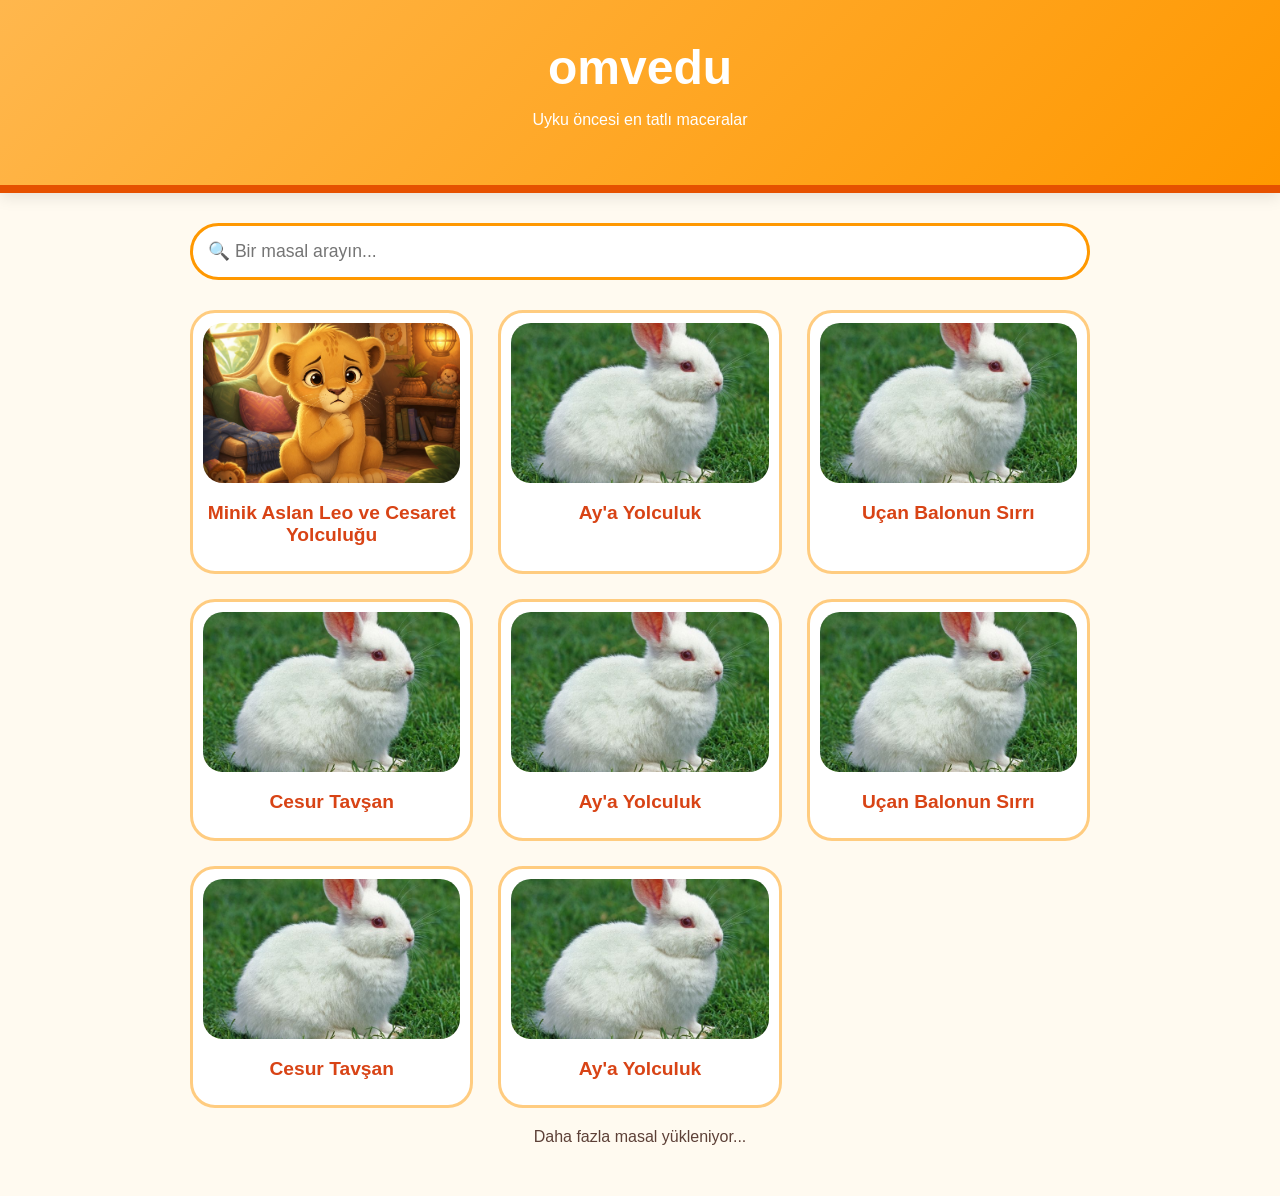
<file: index.html>
<!DOCTYPE html>
<html lang="tr">
<head>
    <meta charset="UTF-8">
    <meta name="viewport" content="width=device-width, initial-scale=1.0">
    <title>Masal Evim | Çocuk Hikayeleri</title>
    <link rel="stylesheet" href="assets/style.css">
</head>
<body>

    <header>
        <div class="logo">omvedu</div>
        <p>Uyku öncesi en tatlı maceralar</p>
    </header>

    <div class="container">
        <input type="text" id="aramaKutusu" onkeyup="ara()" placeholder="🔍 Bir masal arayın...">
        
        <div class="hikaye-listesi" id="hikayeListesi">
            <!-- Hikayeler buraya app.js ile gelecek -->
        </div>
        
        <div id="yukleniyor" style="text-align: center; padding: 20px;">Daha fazla masal yükleniyor...</div>
    </div>

    <script src="assets/app.js"></script>
</body>
</html>
</file>
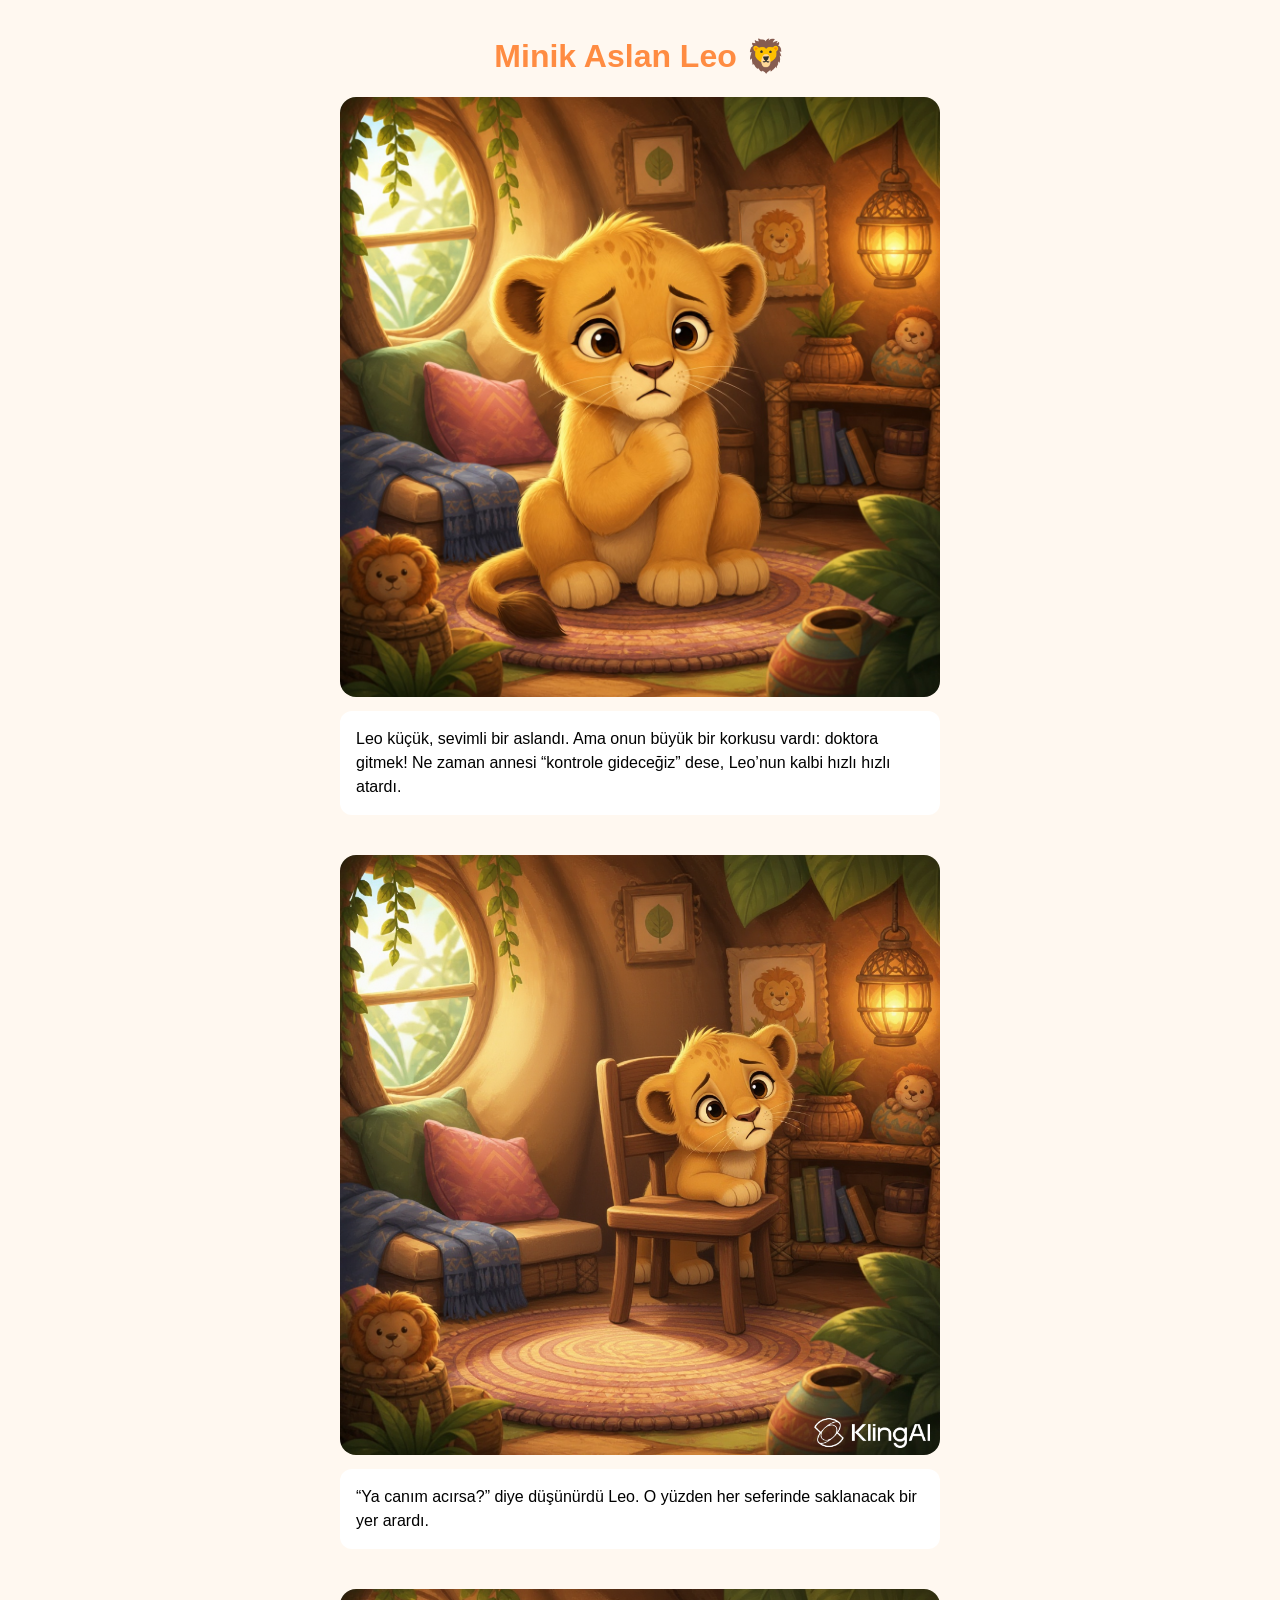
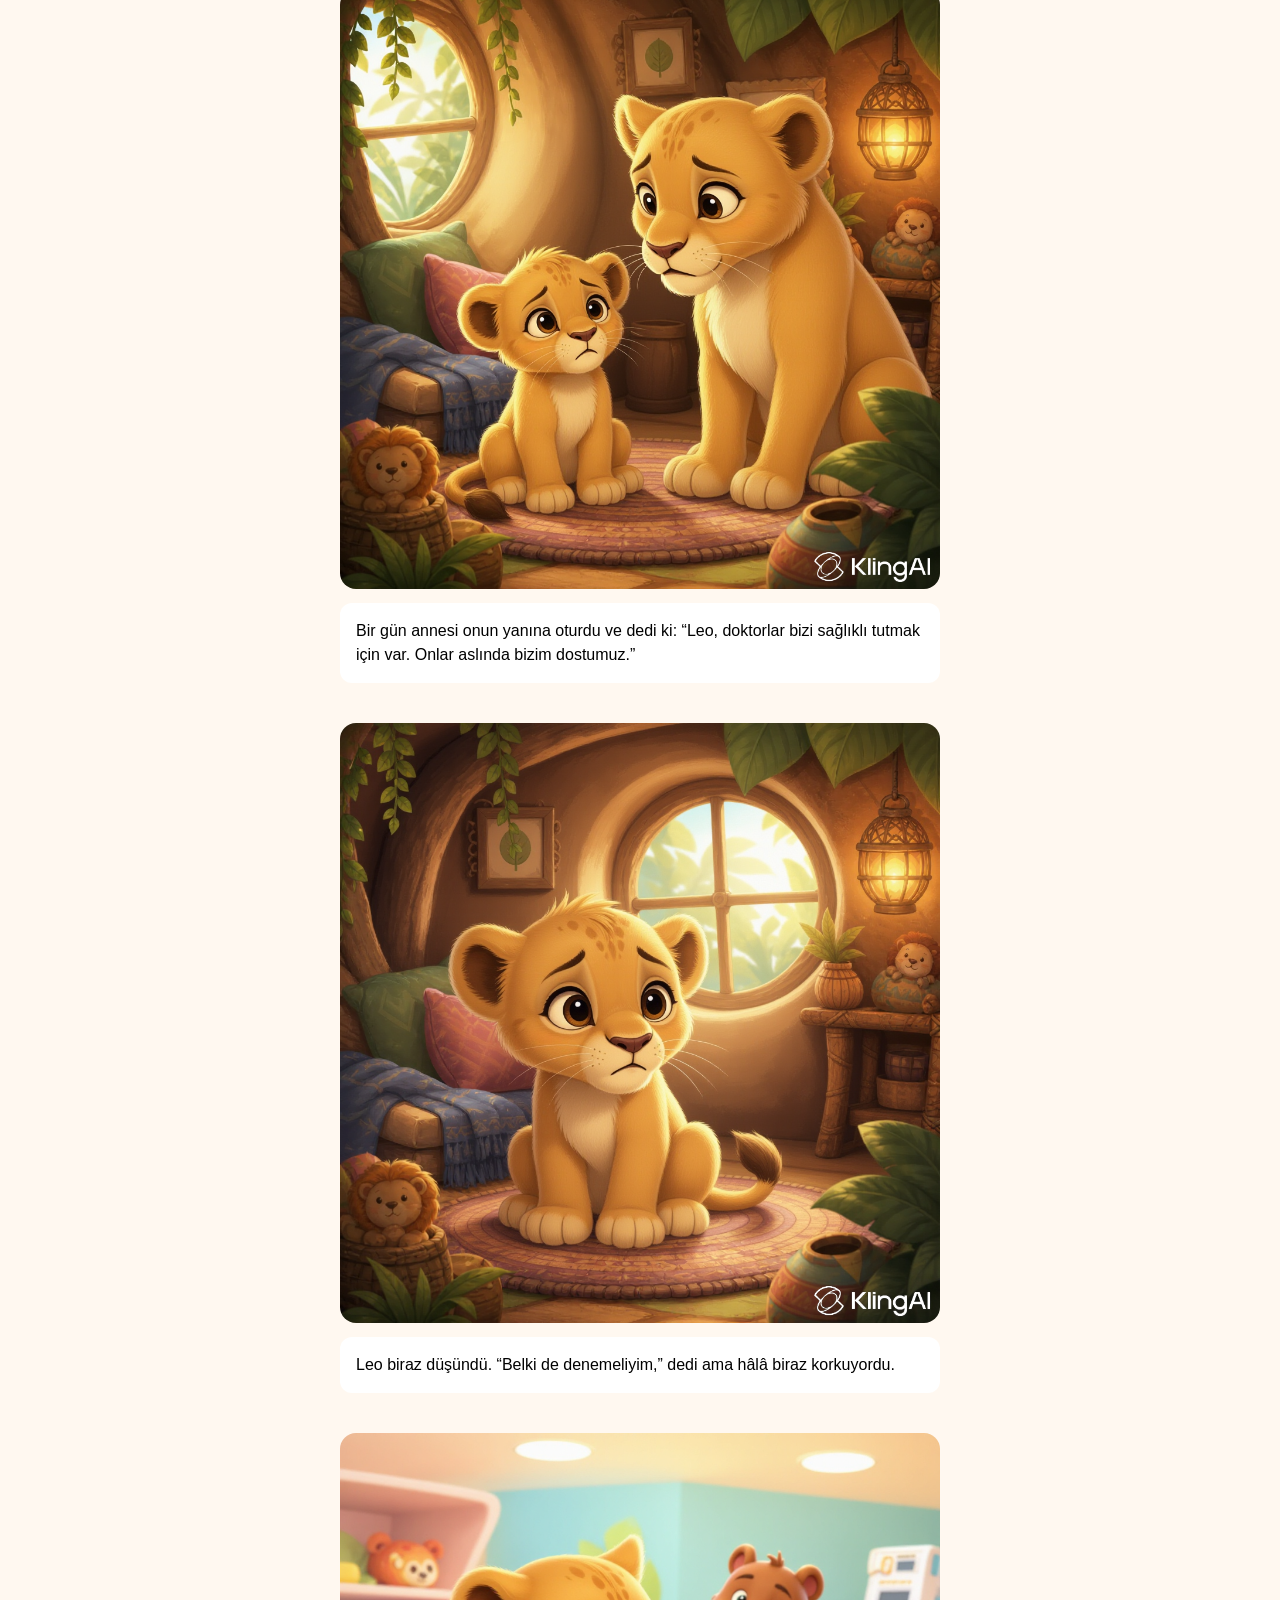
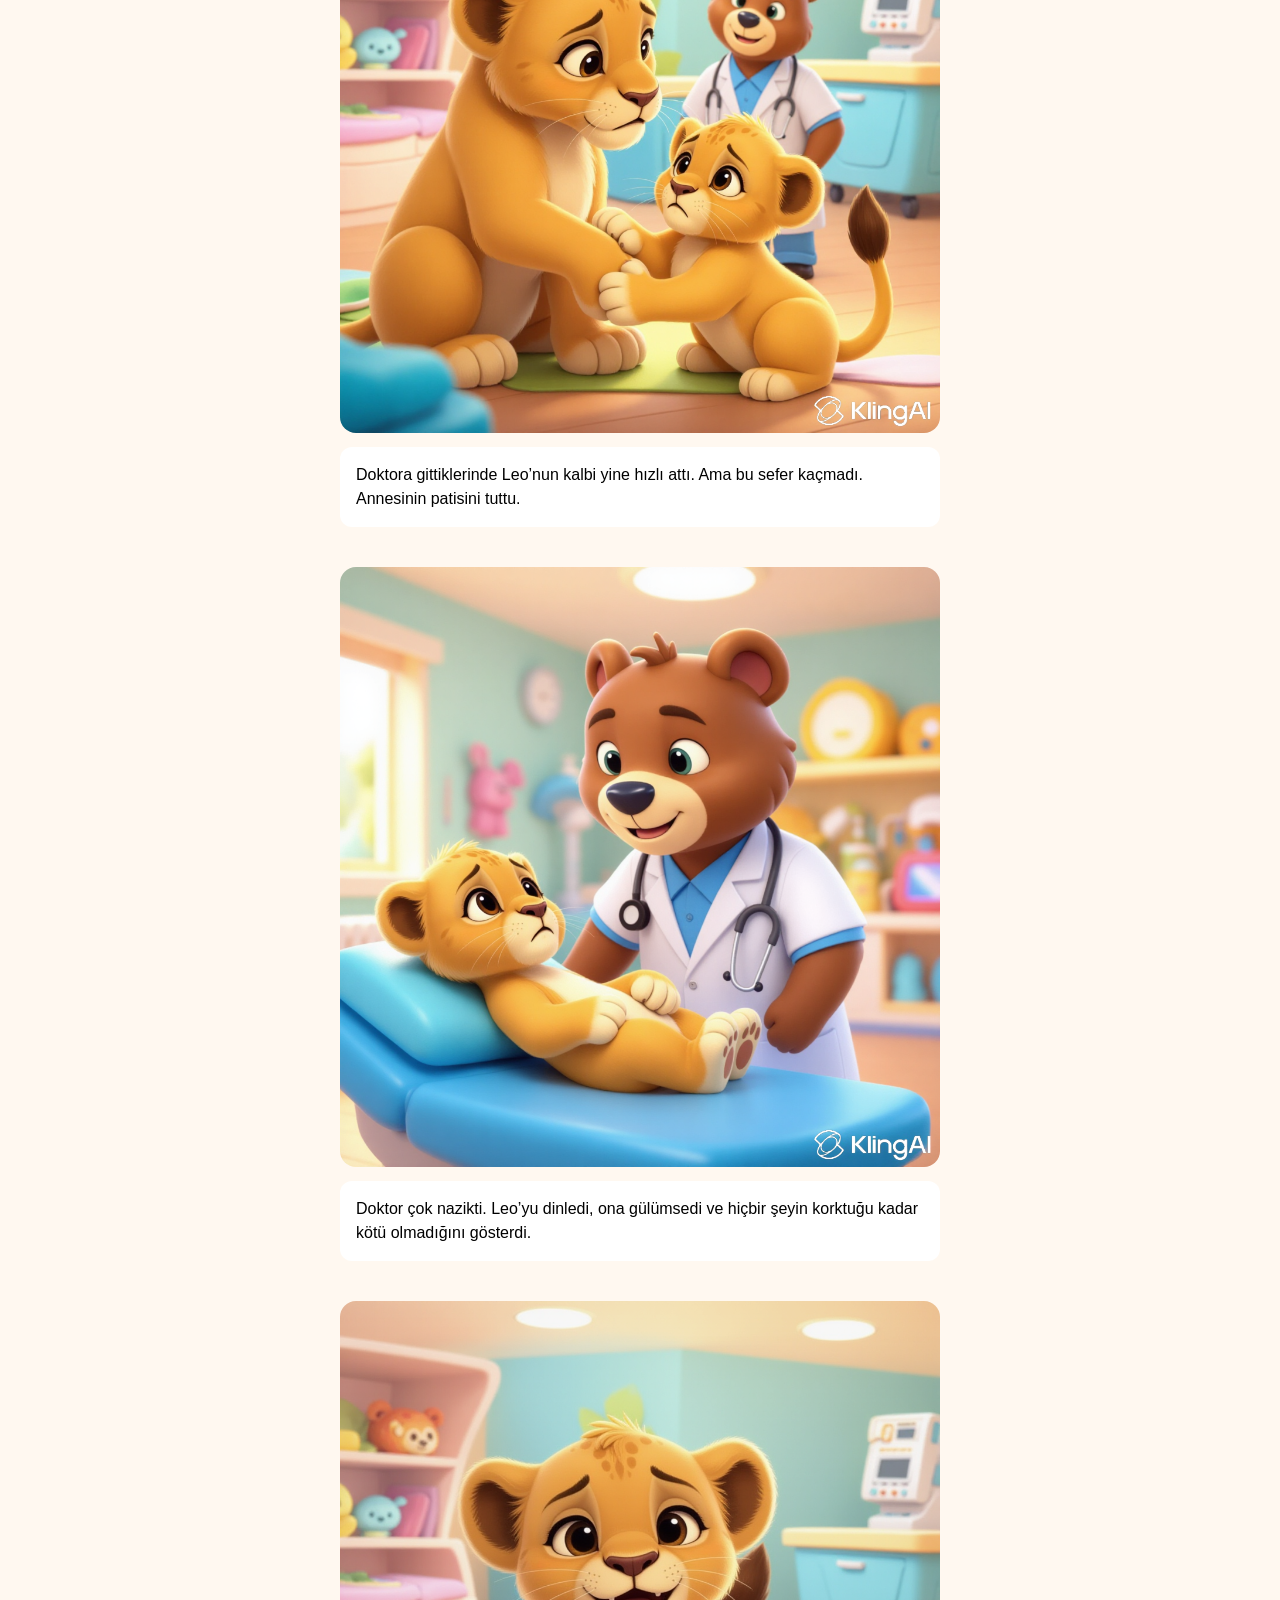
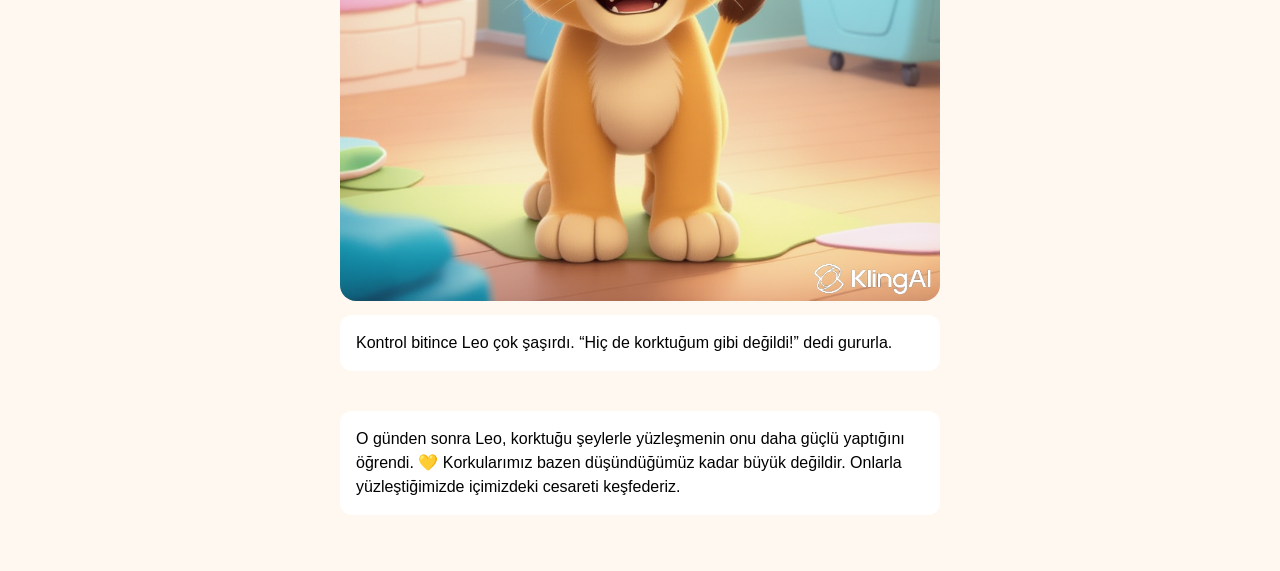
<file: hikayeler/ilk-hikaye.html>
<!DOCTYPE html>
<html lang="tr">
<head>
<meta charset="UTF-8">
<meta name="viewport" content="width=device-width, initial-scale=1.0">
<title>Minik Aslan Leo</title>

<style>
body {
    margin: 0;
    font-family: Arial, sans-serif;
    background: #fff8f0;
}

.container {
    max-width: 600px;
    margin: auto;
    padding: 16px;
}

h1 {
    text-align: center;
    color: #ff8c42;
}

/* PAGE */
.page {
    margin-bottom: 40px;
    opacity: 0;
    transform: translateY(40px);
    transition: all 0.6s ease;
}

/* görünür olunca */
.page.show {
    opacity: 1;
    transform: translateY(0);
}

.page img {
    width: 100%;
    border-radius: 16px;
}

.text {
    background: white;
    padding: 16px;
    border-radius: 12px;
    margin-top: 10px;
    line-height: 1.5;
}
</style>
</head>

<body>

<div class="container">
    <h1>Minik Aslan Leo 🦁</h1>

    <div class="page">
        <img src="/assets/images/lion.jpg">
        <div class="text">
            Leo küçük, sevimli bir aslandı. Ama onun büyük bir korkusu vardı: doktora gitmek! Ne zaman annesi “kontrole gideceğiz” dese, Leo’nun kalbi hızlı hızlı atardı.
        </div>
    </div>

    <div class="page">
        <img src="/assets/images/lion2.png">
        <div class="text">
            “Ya canım acırsa?” diye düşünürdü Leo. O yüzden her seferinde saklanacak bir yer arardı.
        </div>
    </div>

    <div class="page">
        <img src="/assets/images/lion3.png">
        <div class="text">
            Bir gün annesi onun yanına oturdu ve dedi ki:
            “Leo, doktorlar bizi sağlıklı tutmak için var. Onlar aslında bizim dostumuz.”
        </div>
    </div>

    <div class="page">
        <img src="/assets/images/lion4.png">
        <div class="text">
            Leo biraz düşündü. “Belki de denemeliyim,” dedi ama hâlâ biraz korkuyordu.
        </div>
    </div>

    <div class="page">
        <img src="/assets/images/lion5.png">
        <div class="text">
            Doktora gittiklerinde Leo’nun kalbi yine hızlı attı. Ama bu sefer kaçmadı. Annesinin patisini tuttu.
        </div>
    </div>

    <div class="page">
        <img src="/assets/images/lion6.png">
        <div class="text">
            Doktor çok nazikti. Leo’yu dinledi, ona gülümsedi ve hiçbir şeyin korktuğu kadar kötü olmadığını gösterdi.
        </div>
    </div>

    <div class="page">
        <img src="/assets/images/lion7.png">
        <div class="text">
            Kontrol bitince Leo çok şaşırdı.
            “Hiç de korktuğum gibi değildi!” dedi gururla.
        </div>
    </div>

    <div class="page">
        <div class="text">
            O günden sonra Leo, korktuğu şeylerle yüzleşmenin onu daha güçlü yaptığını öğrendi.
            💛 Korkularımız bazen düşündüğümüz kadar büyük değildir. Onlarla yüzleştiğimizde içimizdeki cesareti keşfederiz.
        </div>
    </div>

</div>

<script>
const pages = document.querySelectorAll('.page');

const observer = new IntersectionObserver(entries => {
    entries.forEach(entry => {
        if (entry.isIntersecting) {
            entry.target.classList.add('show');
        }
    });
}, {
    threshold: 0.2
});

pages.forEach(page => {
    observer.observe(page);
});
</script>

</body>
</html>
</file>
<file: assets/style.css>
/* Genel Ayarlar */
body { font-family: 'Segoe UI', Tahoma, Geneva, Verdana, sans-serif; background-color: #fffaf0; color: #5d4037; margin: 0; padding: 0; }

/* Header */
header { background: linear-gradient(135deg, #ffb74d, #ff9800); color: white; padding: 40px 20px; text-align: center; border-bottom: 8px solid #e65100; box-shadow: 0 4px 15px rgba(0,0,0,0.1); }
.logo { font-size: 3rem; font-weight: bold; margin-bottom: 10px; }

/* Arama Kutusu */
.container { max-width: 900px; margin: 30px auto; padding: 0 20px; }
#aramaKutusu { width: 100%; padding: 15px; border-radius: 50px; border: 3px solid #ff9800; font-size: 1.1rem; box-sizing: border-box; margin-bottom: 30px; outline: none; }

/* Hikaye Kartları */
.hikaye-listesi { display: grid; grid-template-columns: repeat(auto-fill, minmax(220px, 1fr)); gap: 25px; }

.kart { background: white; padding: 10px; border-radius: 25px; border: 3px solid #ffcc80; transition: transform 0.3s ease, box-shadow 0.3s ease; text-align: center; }
.kart:hover { transform: scale(1.05); box-shadow: 0 10px 20px rgba(0,0,0,0.15); }
.kart img { width: 100%; height: 160px; object-fit: cover; border-radius: 20px; }
.kart h3 { margin: 15px 0; }
.kart a { text-decoration: none; color: #d84315; font-weight: bold; font-size: 1.2rem; }

/* Mobil Uyumluluk */
@media (max-width: 600px) {
    .logo { font-size: 2rem; }
    .hikaye-listesi { grid-template-columns: 1fr; }
}
</file>
